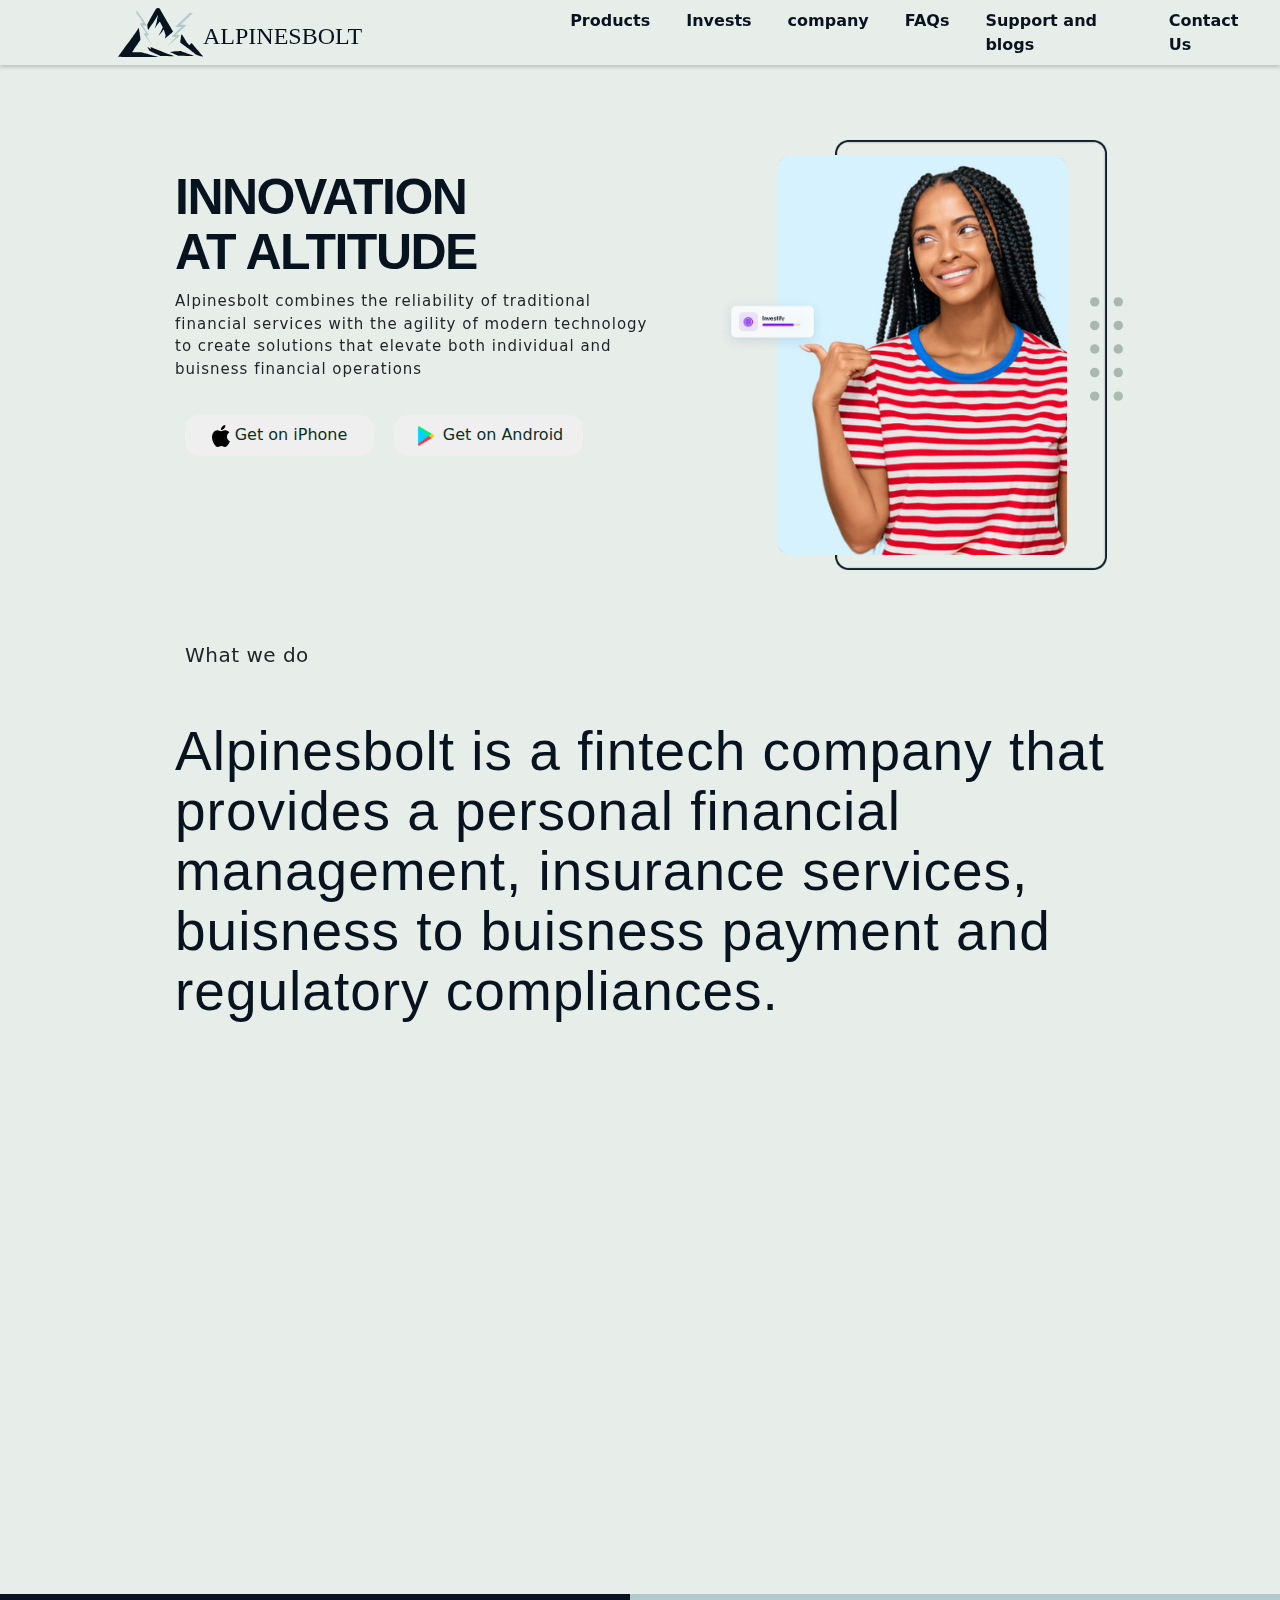
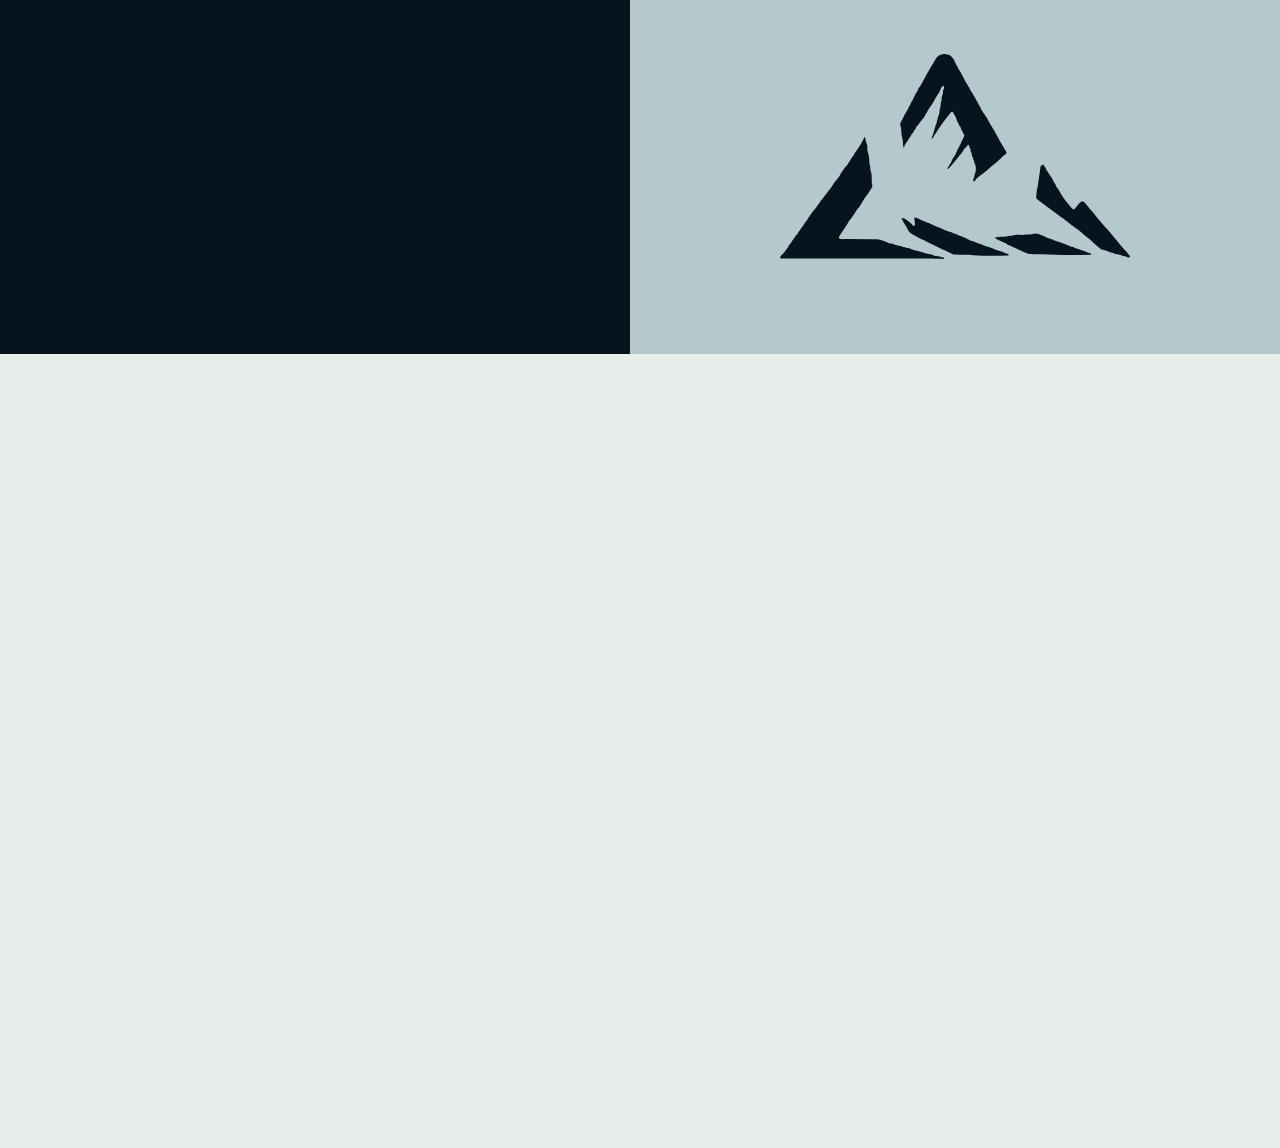
<file: index.html>
<!DOCTYPE html>
<html lang="en">
  <head>
    <meta charset="UTF-8" />
    <meta name="viewport" content="width=device-width, initial-scale=1.0" />
    <title>Alpinesbolt | Homepage</title>
    <link
      rel="stylesheet"
      type="text/css"
      href="/assets/bootstrap.min.css"
    />
    <link rel="stylesheet" href="/styles/custom/index.css" />
    <link
      rel="stylesheet"
      href="https://cdnjs.cloudflare.com/ajax/libs/font-awesome/4.7.0/css/font-awesome.min.css"
    />
    <link href="https://unpkg.com/aos@2.3.1/dist/aos.css" rel="stylesheet" />
    <style></style>
  </head>
  <body>
    <div class="main-wrapper">
      <div class="header"></div>

      <!--Section 2-->
      <section class="block2">
        <div class="block2-main gap-x">
          <div class="container block-2">
            <div class="right">
              <div class="block2-text">
                <h1
                  data-aos="fade-up"
                  data-aos-delay="200"
                  data-aos-duration="1000"
                  data-aos-easing="ease">
                INNOVATION
                </h1>
                <h1
                  data-aos="fade-up"
                  data-aos-delay="200"
                  data-aos-duration="1000"
                  data-aos-easing="ease">
                  AT ALTITUDE
                </h1>
                <p
                  data-aos="fade-up"
                  data-aos-delay="20"
                  data-aos-duration="300"
                  data-aos-easing="ease">
                  Alpinesbolt combines the reliability of traditional<br />
                  financial services with the agility of modern technology<br />
                  to create solutions that elevate both individual and <br />
                  buisness financial operations
                </p>
              </div>

              <div class="download-app">
                <button class="iphone">
                  <img src="/public/img/apple-icon.svg" alt="" />
                  <a class="" href="#">Get on iPhone</a>
                </button>
                <button class="Android">
                  <img src="/public/img/google-icon.svg" alt="" />
                  <a class="" href="#">Get on Android</a>
                </button>
              </div>
            </div>

            <div class="block2-img">
              <img src="/public/img/background.png" class="img1" 
                data-aos="fade-up"
                data-aos-delay="500"
                data-aos-offset="50"
                data-aos-duration="700"/>
              <img src="/public/img/alpineimg1.png" class="img2" 
                data-aos="fade-down-left"
                data-aos-delay="700"
                data-aos-offset="80"
                data-aos-duration="1000" />
              <img src="/public/img/investify.png" class="img3" 
                data-aos="fade-up"
                data-aos-delay="50"
                data-aos-offset="100"
                data-aos-duration="1000" />
              <svg
                class="dot undefined headerIcon b2-dot"
                width="33"
                height="108"
                viewBox="0 0 35 110"
                fill="none"
                xmlns="http://www.w3.org/2000/svg"
                data-aos="fade-up"
                data-aos-delay="50"
                data-aos-duration="1000"
              >
                <circle
                  cx="5"
                  cy="5"
                  r="5"
                  fill="#0b2f1f"
                  fill-opacity="0.28"
                ></circle>
                <circle
                  cx="5"
                  cy="30"
                  r="5"
                  fill="#0b2f1f"
                  fill-opacity="0.28"
                ></circle>
                <circle
                  cx="5"
                  cy="55"
                  r="5"
                  fill="#0b2f1f"
                  fill-opacity="0.28"
                ></circle>
                <circle
                  cx="5"
                  cy="80"
                  r="5"
                  fill="#0b2f1f"
                  fill-opacity="0.28"
                ></circle>
                <circle
                  cx="5"
                  cy="105"
                  r="5"
                  fill="#0b2f1f"
                  fill-opacity="0.28"
                ></circle>
                <circle
                  cx="30"
                  cy="5"
                  r="5"
                  fill="#0b2f1f"
                  fill-opacity="0.28"
                ></circle>
                <circle
                  cx="30"
                  cy="30"
                  r="5"
                  fill="#0b2f1f"
                  fill-opacity="0.28"
                ></circle>
                <circle
                  cx="30"
                  cy="55"
                  r="5"
                  fill="#0b2f1f"
                  fill-opacity="0.28"
                ></circle>
                <circle
                  cx="30"
                  cy="80"
                  r="5"
                  fill="#0b2f1f"
                  fill-opacity="0.28"
                ></circle>
                <circle
                  cx="30"
                  cy="105"
                  r="5"
                  fill="#024125"
                  fill-opacity="0.28"
                ></circle>
              </svg>
            </div>
          </div>
        </div>
      </section>

      <!-- what we do-->
      <section class="block3">
        <div class="block3-main">
          <div class="container block-3">
            <p 
              data-aos="fade-down-left"
              data-aos-delay="700"
              data-aos-offset="80"
              data-aos-duration="1000">
              What we do
            </p>
            <h1
              data-aos="fade-up"
                  data-aos-delay="200"
                  data-aos-duration="1000"
                  data-aos-easing="ease">
              Alpinesbolt is a fintech company that provides a personal
              financial management, insurance services, buisness to buisness
              payment and regulatory compliances.
            </h1>
          </div>
        </div>
      </section>

      <!-- Mission & Vision -->
      <section class="block4">
       <div class="container-lg my-3">
          <div class="row justify-content-between m-4 ">
            <div class="mission"
              data-aos="zoom-in"
              data-aos-delay="50"
              data-aos-offset="140"
              data-aos-duration="1000"
              data-aos-easing="ease-in-out">
              <h3>Mission</h3>
              <p>
                To elevate global financial services by 
                building technology solutions that reach
                new heights of efficiency, accessibility,
                and, intelligence, empowering everyone to achieve thier
                financial summit.
              </p>
            </div>
            <div class="vision"
              data-aos="zoom-in"
              data-aos-delay="50"
              data-aos-offset="140"
              data-aos-duration="1000"
              data-aos-easing="ease-in-out">
              <h3>Vision</h3>
              <p>
                To be the peak of financial innovation, creating an elevated
                ecosystem where financial services transcend traditional
                boundaries and eanble everyone to reach thier highest potential.
              </p>
            </div>
          </div>
        </div>
      </section>

      <!-- HERO-->

      <section class="block5">
        <div class="block4-main">
          <div class="block-5">
            <div class="content5">
              <div class="block5-text">
                <h1 
                  data-aos="fade-in"
                  data-aos-offset="160"
                  data-aos-delay="50"
                  data-aos-duration="2000"
                  data-aos-easing="ease-in-out">Innovation At Altitude</h1>
                <p 
                  data-aos="fade-in"
                  data-aos-offset="160"
                  data-aos-delay="50"
                  data-aos-duration="2000"
                  data-aos-easing="ease-in-out">
                  Pushing the boundaries of financial innovation, by <br />
                  leveraging artificial intelligence, blockchain, and
                  <br />cloud computing, to transform personal finance
                  management, <br />
                  insurance, regulatory compliance and B2B payments.
                </p>
              </div>
              <div class="subtitle5"
                data-aos="fade-right"
                data-aos-offset="160"
                data-aos-delay="50"
                data-aos-duration="1000"
                data-aos-easing="ease-in-out">
                <a class="link5" target="_blank" href="">
                  <svg
                    width="30"
                    height="33"
                    viewBox="0 0 33 33"
                    fill="none"
                    xmlns="http://www.w3.org/2000/svg"
                    
                  >
                    <circle
                      cx="16.2173"
                      cy="16.1587"
                      r="16.0254"
                      fill="white"
                    ></circle>
                    <path
                      d="M18.6211 10.5498L17.4913 11.6796L21.1611 15.3574L8.20461 15.3574L8.20461 16.96L21.1611 16.96L17.4833 20.6378L18.6211 21.7676L24.23 16.1587L18.6211 10.5498Z"
                      fill="#0B2F1F"
                    ></path>
                  </svg>
                  Meet ALPINESBOLT
                </a>
              </div>
            </div>

            <div class="block5-img">
              <img src="/public/logo2.svg" alt="ALPINESBOLT" />
            </div>
          </div>
        </div>
      </section>

      <div class="footer"
        data-aos="fade-up"
        data-aos-delay="200"
        data-aos-duration="1000"
        data-aos-easing="ease"></div>
    </div>
    <script src="https://unpkg.com/aos@2.3.1/dist/aos.js"></script>
    <script>
      AOS.init();
    </script>
    <script type="module" src="./scripts/index.js"></script>
    <script src="assets/jquery.min.js"></script>
	<script type="text/javascript" src="assets/popper.min.js"></script>
	<script src="assets/bootstrap.min.js"></script>
  </body>
</html>
</file>
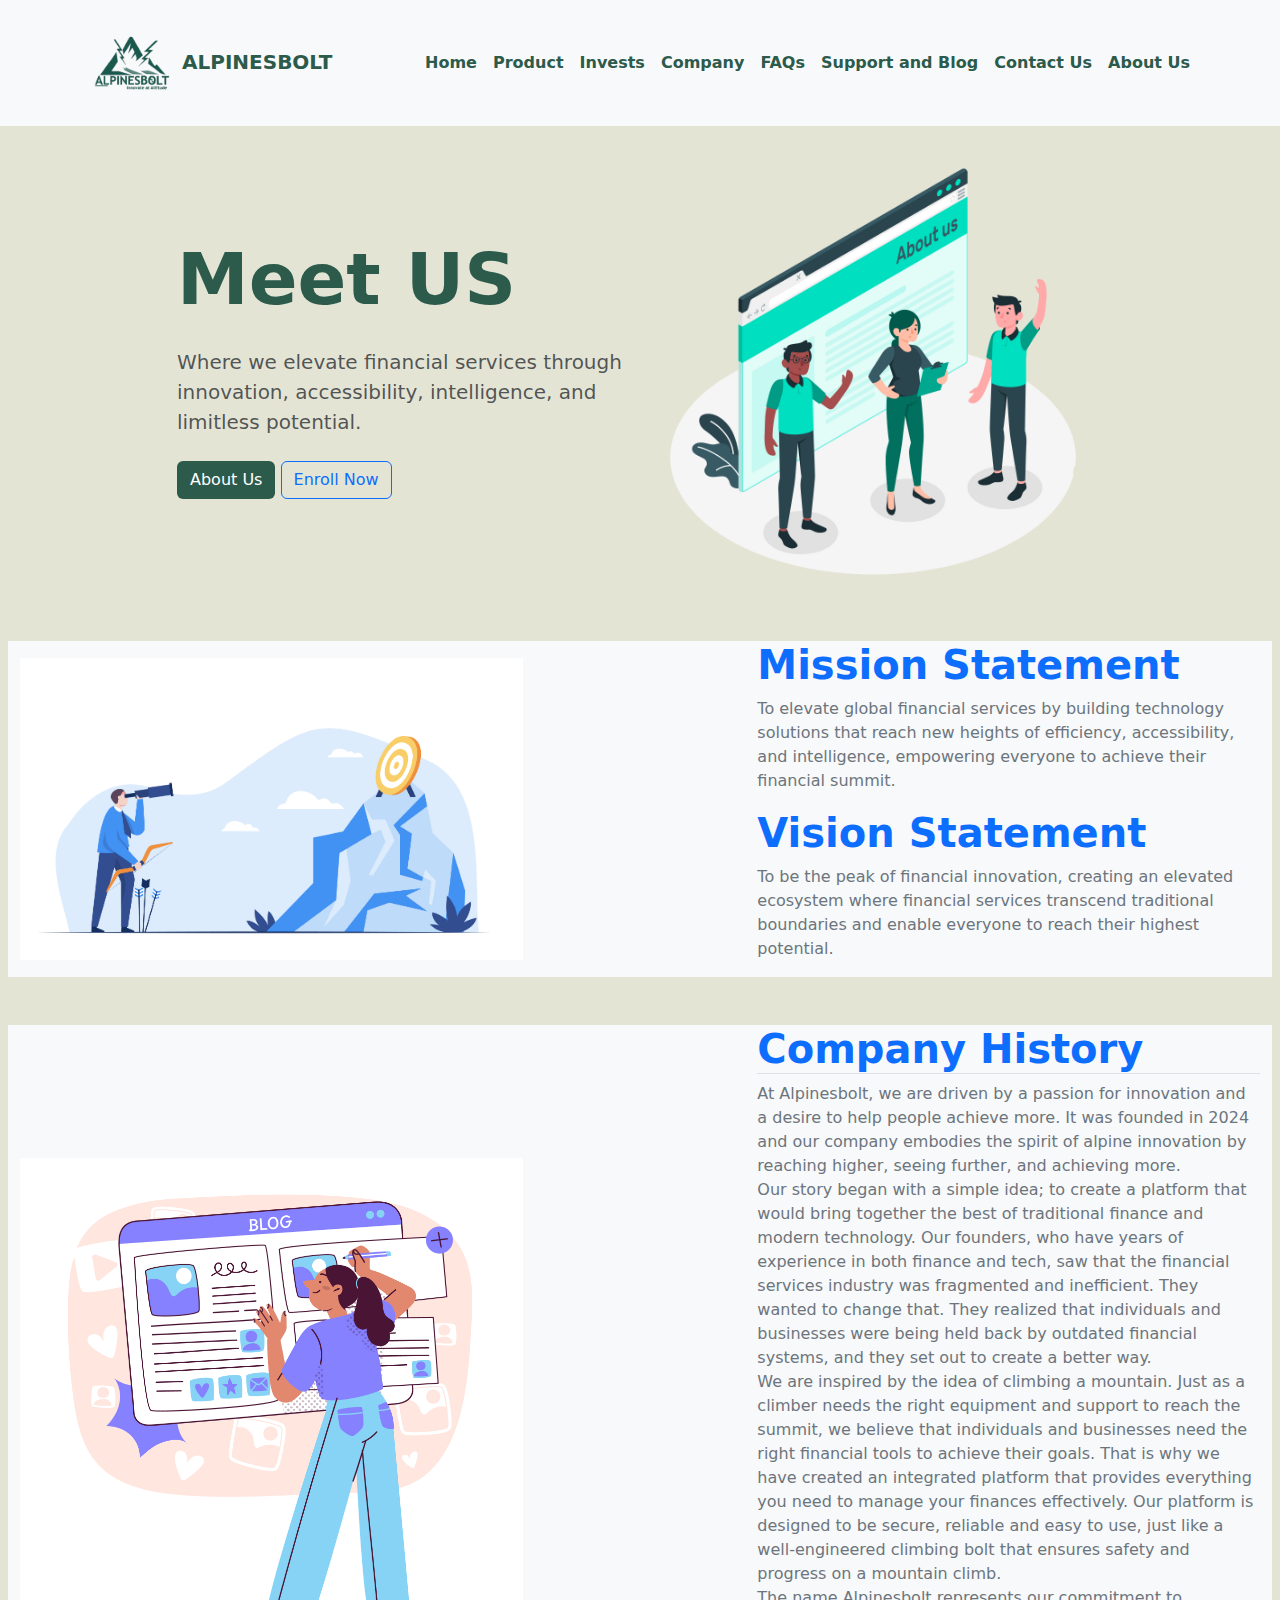
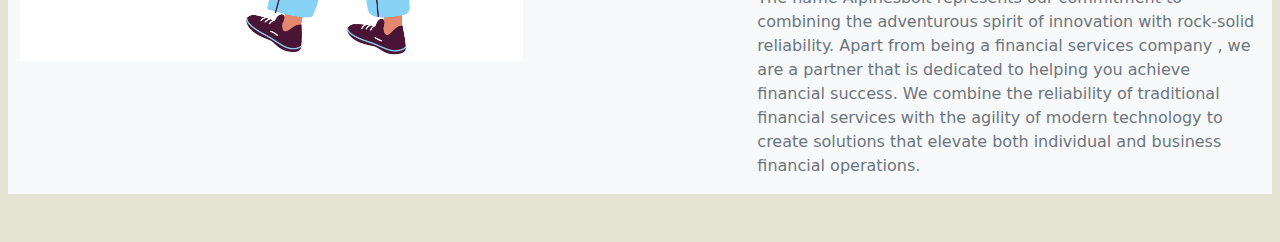
<file: about.html>
<!DOCTYPE html>
<html lang="en">
<head>
    <meta charset="UTF-8">
    <meta name="viewport" content="width=device-width, initial-scale=1.0">
    <title>Alpinesbolt</title>
    

    <link href="https://cdn.jsdelivr.net/npm/bootstrap@5.3.3/dist/css/bootstrap.min.css" rel="stylesheet" integrity="sha384-QWTKZyjpPEjISv5WaRU9OFeRpok6YctnYmDr5pNlyT2bRjXh0JMhjY6hW+ALEwIH" crossorigin="anonymous">

    
    <style>
        .text{
            color: rgb(44, 90, 75);
        }
        .nav-item.dropdown:hover .dropdown-menu {
            display: block;
        }
        .bco{
          background-color: rgb(44, 90, 75);
          color: white;
        }
        .h:hover{
          background-color: rgb(107, 230, 189);
          color: white;
          border: none;
        }
        body{
            font-family:PolySans, ui-sans-serif, system-ui, -apple-system, BlinkMacSystemFont, "Segoe UI", Roboto, "Helvetica Neue", Arial, "Noto Sans", sans-serif, "Apple Color Emoji", "Segoe UI Emoji", "Segoe UI Symbol", "Noto Color Emoji";
            margin: 0;
            padding: 0;
            background: #e2e2d3f1;
        }

    </style>
</head>
<body>
    <nav class="navbar navbar-expand-lg bg-body-tertiary">
        <div class="container-lg ">
          <a class="navbar-brand" href="#"><img src="./assets/img/alpinebolt.png" class="img-fluid" alt="" width="100"><span class="fw-bold d-none d-sm-inline-block d-lg-inline text">ALPINESBOLT</span></a>
          <button class="navbar-toggler" type="button" data-bs-toggle="collapse" data-bs-target="#navbarSupportedContent" aria-controls="navbarSupportedContent" aria-expanded="false" aria-label="Toggle navigation">
            <span class="navbar-toggler-icon"></span>
          </button>
          <div class="collapse navbar-collapse justify-content-end" id="navbarSupportedContent">
            <ul class="navbar-nav  mb-1 mb-lg-0">
                
              <li class="nav-item text">
                <a class="nav-link fw-bold text" aria-current="page" href="index.html">Home</a>
              </li>
              <li class="nav-item dropdown">
                <a class="nav-link fw-bold  text" href="#" role="button" >
                  Product
                </a>
                <ul class="dropdown-menu">
                  <li><a class="dropdown-item fw-bold text" href="#">Product 1</a></li>
                  <li><a class="dropdown-item fw-bold text" href="#">Product 2</a></li>
                  <li><a class="dropdown-item fw-bold text" href="#">Product 3</a></li>
                  <li><a class="dropdown-item fw-bold text" href="#">Product 4</a></li>
                  <li><a class="dropdown-item fw-bold text" href="#">Another action</a></li>
                </ul>
              </li>
              <li class="nav-item">
                <a class="nav-link text fw-bold" href="#">Invests</a>
              </li>
              <li class="nav-item">
                <a class="nav-link text fw-bold" href="#">Company</a>
              </li>
              <li class="nav-item">
                <a class="nav-link text fw-bold" href="#">FAQs</a>
              </li>
              <li class="nav-item">
                <a class="nav-link text fw-bold" href="#">Support and Blog</a>
              </li>
              <li class="nav-item">
                <a class="nav-link text fw-bold" href="#">Contact Us</a>
              </li>
              
              <li class="nav-item active">
                <a class="nav-link text fw-bold">About Us</a>
              </li>
            </ul>

          </div>
        </div>
      </nav>
      

      <!-- INtro -->
      <section id="intro">
        <div class="container-lg my-3">
            <div class="row justify-content-center align-items-center">
                <div class="col-md-5 text-center text-md-start">
                    <div class="display-2 fw-bolder text ">Meet US</div>
                    <p class="lead text-muted my-4 text ">Where we elevate financial services through innovation, accessibility, intelligence, and limitless potential.</p>
                    <div>
                        <a href="#" class="btn bco h">About Us</a>
                        <a class="btn btn-outline-primary h" href="#">Enroll Now</a>
                    </div>
                </div>
                <div class="col-md-5 text-center d-none d-md-block">
                    <img class="img-fluid" src="./assets/img/3026238.png" alt="logo" >
                </div>
            </div>
        </div>
    </section>

    <!-- about us -->
     <section>
      <div class=" my-5">
        <div class="row bg-light align-items-center justify-content-between mx-2">
          <div class="col-md-5 text-center">
            <img class="img-fluid" src="./assets/img/na_feb_25.jpg" alt="">
          </div>
          <div class="col-md-5 text-center text-md-start">
            <div>
              <h1 class="text-primary fw-bold">Mission Statement</h1>
              <p class="text-secondary">To elevate global financial services by building
                technology solutions that reach new heights of
                efficiency, accessibility, and intelligence,
                empowering everyone to achieve their financial
                summit.</p>
            </div>
            <div>
              <h1 class="text-primary fw-bold">Vision Statement</h1>
              <p class="text-secondary">To be the peak of financial innovation, creating
                an elevated ecosystem where financial services
                transcend traditional boundaries and enable
                everyone to reach their highest potential.</p>
            </div>
            
          </div>
        </div>
      </div>
     </section>

    <!-- History -->
     <section>
      <div class=" my-5">
        <div class="row bg-light align-items-center justify-content-between mx-2">
          <div class="col-md-5 text-center">
            <img class="img-fluid" src="./assets/img/11242056.jpg" alt="">
          </div>
          <div class="col-md-5 text-center text-md-start">
            <div>
              <h1 class="text-primary fw-bold border-bottom ">Company History</h1>
              <p class="text-secondary">At Alpinesbolt, we are driven by a passion for innovation and a desire to help people achieve more. It was founded in 2024 and our company embodies the spirit of alpine innovation by reaching higher, seeing further, and achieving more.
                <br>
                Our story began with a simple idea; to create a platform that would bring together the best of traditional finance and modern technology. Our founders, who have years of experience in both finance and tech, saw that the financial services industry was fragmented and inefficient. They wanted to change that. They realized that individuals and businesses were being held back by outdated financial systems, and they set out to create a better way.
                <br>
                We are inspired by the idea of climbing a mountain. Just as a climber needs the right equipment and support to reach the summit, we believe that individuals and businesses need the right financial tools to achieve their goals. That is why we have created an integrated platform that provides everything you need to manage your finances effectively. Our platform is designed to be secure, reliable and easy to use, just like a well-engineered climbing bolt that ensures safety and progress on a mountain climb.
                <br>
                The name Alpinesbolt represents our commitment to combining the adventurous spirit of innovation with rock-solid reliability. Apart from being a financial services company , we are a partner that is dedicated to helping you achieve financial success. We combine the reliability of traditional financial services with the agility of modern technology to create solutions that elevate both individual and business financial operations.</p>
            </div>
            
            
          </div>
        </div>
      </div>
     </section>
   

        <section class="block2">
    <script src="https://cdn.jsdelivr.net/npm/bootstrap@5.3.3/dist/js/bootstrap.bundle.min.js" ></script>    
</body>
</html>
</file>
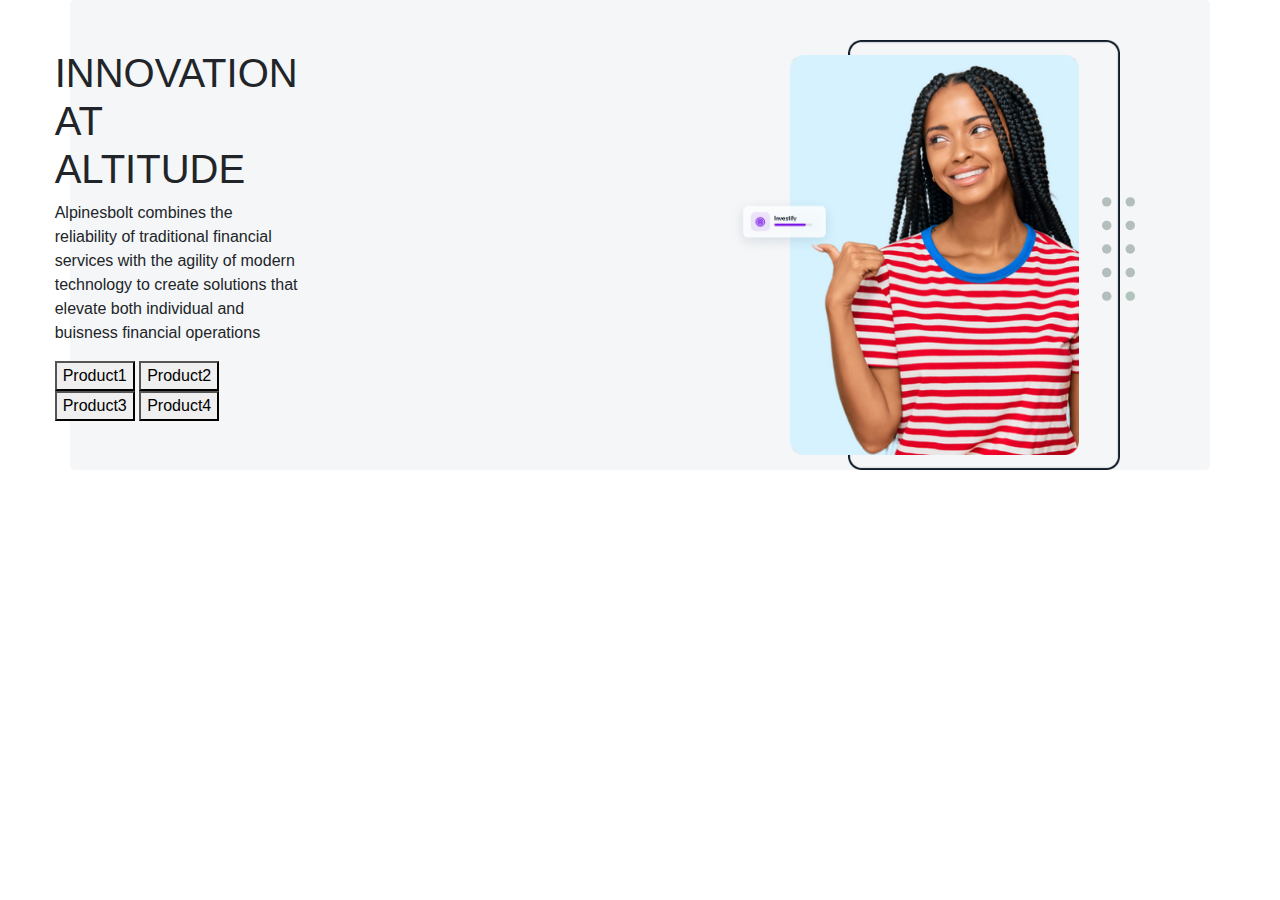
<file: block2.html>
<!DOCTYPE html>
<html lang="en">
<head>
    <meta charset="UTF-8">
    <meta name="viewport" content="width=device-width, initial-scale=1.0">
    <title>Document</title>
    <link rel="stylesheet" type="text/css" href="assets/bootstrap.min.css">
    <link rel="stylesheet" href="block2.css">
    <link rel="stylesheet" href="https://cdnjs.cloudflare.com/ajax/libs/font-awesome/4.7.0/css/font-awesome.min.css">
</head>
<body>
    <section class="block2">
        <div class="block2-main gap-x">
            <div class="container block-2">
                <div class="block2-text">
                    <h1>INNOVATION AT ALTITUDE</h1>
                    <P>Alpinesbolt combines the reliability of traditional financial services with the agility
                        of modern technology to create solutions that elevate both individual and buisness financial 
                        operations
                    </P>
                    <div class="block2-btn">
                        <div>
                            <button class="">Product1</button>
                            <button class="">Product2</button>
                        </div>
                        <div>
                            <button class="">Product3</button>
                            <button class="">Product4</button>
                        </div>
                    </div>
                </div>
                <div class="block2-img">
                    <img src="background.png" class="img1">
                    <img src="alpineimg1.png" class="img2">
                    <img src="investify.png" class="img3">
                    <svg class="dot undefined headerIcon b2-dot" width="33" height="108" viewBox="0 0 35 110" fill="none" xmlns="http://www.w3.org/2000/svg">
                        <circle cx="5" cy="5" r="5" fill="#0b2f1f" fill-opacity="0.28"></circle>
                        <circle cx="5" cy="30" r="5" fill="#0b2f1f" fill-opacity="0.28"></circle>
                        <circle cx="5" cy="55" r="5" fill="#0b2f1f" fill-opacity="0.28"></circle>
                        <circle cx="5" cy="80" r="5" fill="#0b2f1f" fill-opacity="0.28"></circle>
                        <circle cx="5" cy="105" r="5" fill="#0b2f1f" fill-opacity="0.28"></circle>
                        <circle cx="30" cy="5" r="5" fill="#0b2f1f" fill-opacity="0.28"></circle>
                        <circle cx="30" cy="30" r="5" fill="#0b2f1f" fill-opacity="0.28"></circle>
                        <circle cx="30" cy="55" r="5" fill="#0b2f1f" fill-opacity="0.28"></circle>
                        <circle cx="30" cy="80" r="5" fill="#0b2f1f" fill-opacity="0.28"></circle>
                        <circle cx="30" cy="105" r="5" fill="#024125" fill-opacity="0.28"></circle>
                    </svg>
                </div>
            </div>
        </div>
    </section>
</body>
</html>
</file>
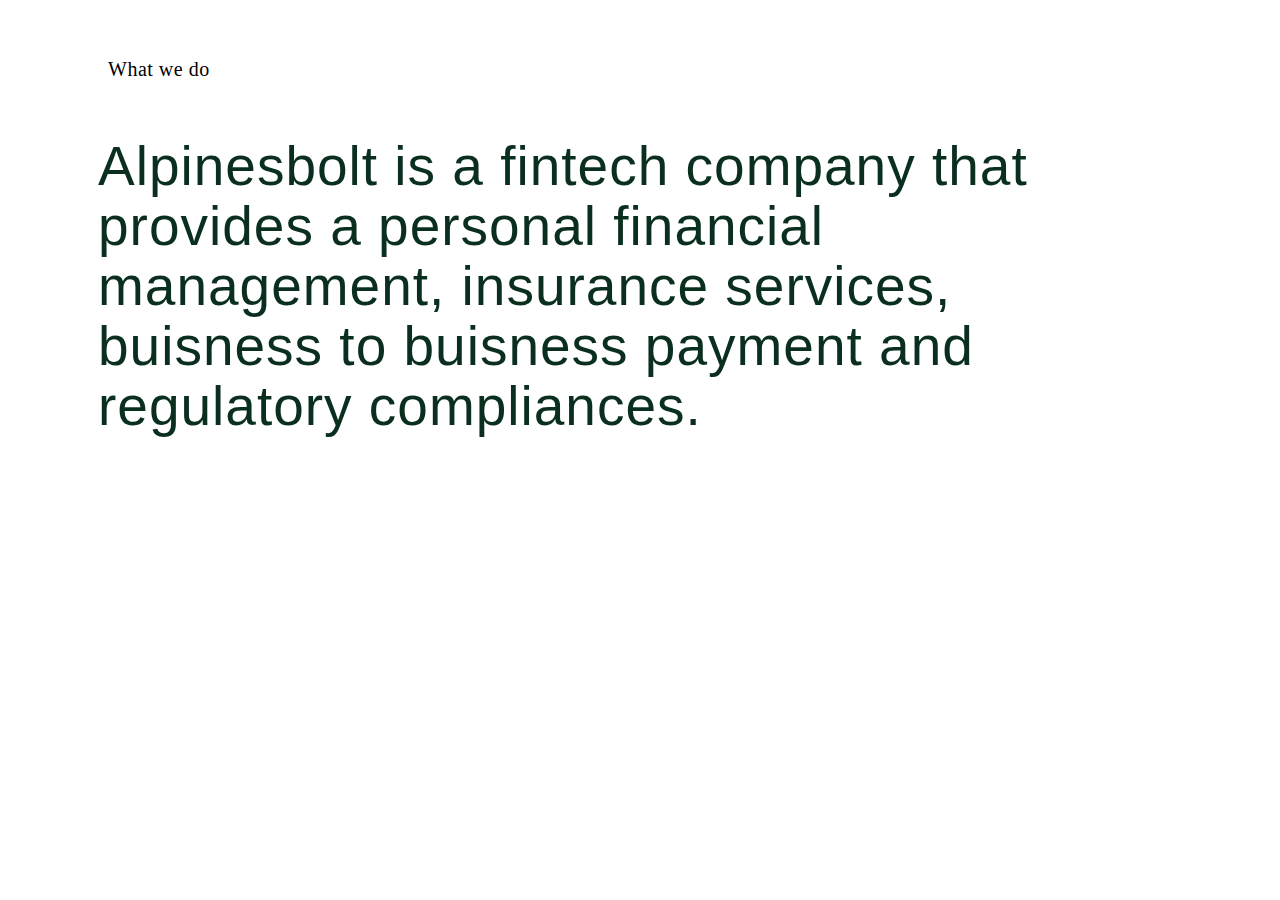
<file: block3.html>
<!DOCTYPE html>
<html lang="en">
<head>
    <meta charset="UTF-8">
    <meta name="viewport" content="width=device-width, initial-scale=1.0">
    <title>block2</title>
    <link rel="stylesheet" href="block3.css">
</head>
<body>
    <section class="block3">
        <div class="block3-main gap-x">
            <div class="container block-3">
                
                <p>What we do</p>
                <h1>Alpinesbolt is a fintech company that provides a personal
                    financial management, insurance services, buisness to buisness
                    payment and regulatory compliances.
                </h1>
            </div>
        </div>
    </section>
</body>
</html>
</file>
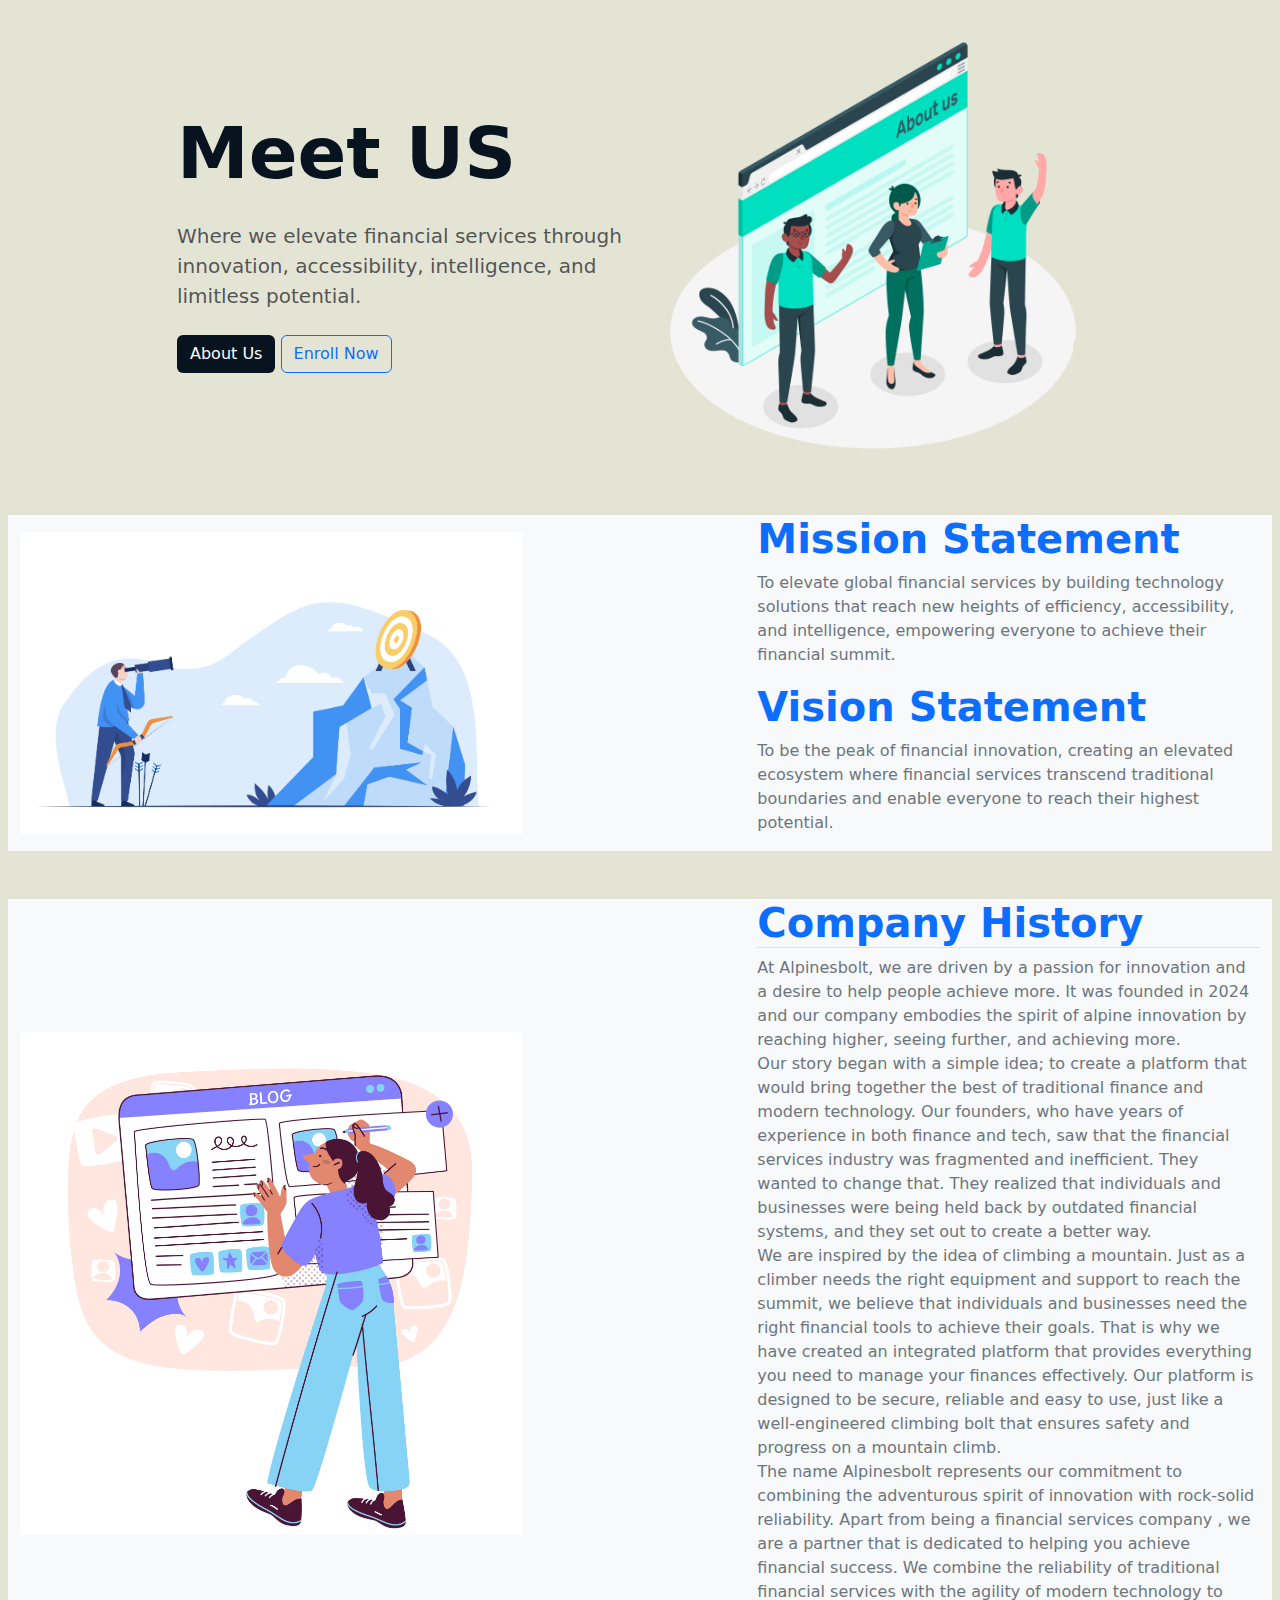
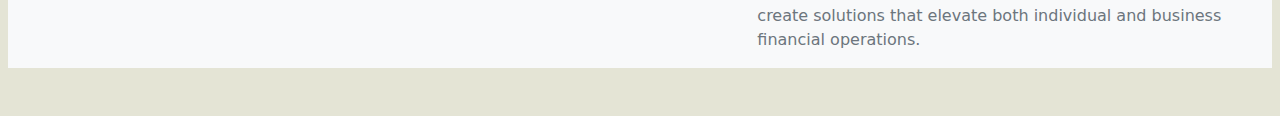
<file: src/about.html>
<!DOCTYPE html>
<html lang="en">
  <head>
    <meta charset="UTF-8" />
    <meta name="viewport" content="width=device-width, initial-scale=1.0" />
    <title>Alpinesbolt</title>
    <link rel="stylesheet" href="/styles/bootstrap/css/bootstrap.css" />

    <style>
      @import url("/styles/custom/colors.css");
      .text {
        color: var(--primary-color);
      }
      .nav-item.dropdown:hover .dropdown-menu {
        display: block;
      }
      .bco {
        background-color: var(--primary-color);
        color: white;
      }
      .h:hover {
        background-color: var(--primary-color);
        color: white;
        border: none;
      }
      body {
        font-family: PolySans, ui-sans-serif, system-ui, -apple-system,
          BlinkMacSystemFont, "Segoe UI", Roboto, "Helvetica Neue", Arial,
          "Noto Sans", sans-serif, "Apple Color Emoji", "Segoe UI Emoji",
          "Segoe UI Symbol", "Noto Color Emoji";
        margin: 0;
        padding: 0;
        background: #e2e2d3f1;
      }
    </style>
  </head>
  <body>
    <div class="headers"></div>

    <!-- INtro -->
    <section id="intro">
      <div class="container-lg my-3">
        <div class="row justify-content-center align-items-center">
          <div class="col-md-5 text-center text-md-start">
            <div class="display-2 fw-bolder text">Meet US</div>
            <p class="lead text-muted my-4 text">
              Where we elevate financial services through innovation,
              accessibility, intelligence, and limitless potential.
            </p>
            <div>
              <a href="#" class="btn bco h">About Us</a>
              <a class="btn btn-outline-primary h" href="#">Enroll Now</a>
            </div>
          </div>
          <div class="col-md-5 text-center d-none d-md-block">
            <img class="img-fluid" src="../public//img/3026238.png" alt="logo" />
          </div>
        </div>
      </div>
    </section>

    <!-- about us -->
    <section>
      <div class="my-5">
        <div
          class="row bg-light align-items-center justify-content-between mx-2"
        >
          <div class="col-md-5 text-center">
            <img class="img-fluid" src="../public/img/na_feb_25.jpg" alt="" />
          </div>
          <div class="col-md-5 text-center text-md-start">
            <div>
              <h1 class="text-primary fw-bold">Mission Statement</h1>
              <p class="text-secondary">
                To elevate global financial services by building technology
                solutions that reach new heights of efficiency, accessibility,
                and intelligence, empowering everyone to achieve their financial
                summit.
              </p>
            </div>
            <div>
              <h1 class="text-primary fw-bold">Vision Statement</h1>
              <p class="text-secondary">
                To be the peak of financial innovation, creating an elevated
                ecosystem where financial services transcend traditional
                boundaries and enable everyone to reach their highest potential.
              </p>
            </div>
          </div>
        </div>
      </div>
    </section>

    <!-- History -->
    <section>
      <div class="my-5">
        <div
          class="row bg-light align-items-center justify-content-between mx-2"
        >
          <div class="col-md-5 text-center">
            <img class="img-fluid" src="../public/img/11242056.jpg" alt="" />
          </div>
          <div class="col-md-5 text-center text-md-start">
            <div>
              <h1 class="text-primary fw-bold border-bottom">
                Company History
              </h1>
              <p class="text-secondary">
                At Alpinesbolt, we are driven by a passion for innovation and a
                desire to help people achieve more. It was founded in 2024 and
                our company embodies the spirit of alpine innovation by reaching
                higher, seeing further, and achieving more.
                <br />
                Our story began with a simple idea; to create a platform that
                would bring together the best of traditional finance and modern
                technology. Our founders, who have years of experience in both
                finance and tech, saw that the financial services industry was
                fragmented and inefficient. They wanted to change that. They
                realized that individuals and businesses were being held back by
                outdated financial systems, and they set out to create a better
                way.
                <br />
                We are inspired by the idea of climbing a mountain. Just as a
                climber needs the right equipment and support to reach the
                summit, we believe that individuals and businesses need the
                right financial tools to achieve their goals. That is why we
                have created an integrated platform that provides everything you
                need to manage your finances effectively. Our platform is
                designed to be secure, reliable and easy to use, just like a
                well-engineered climbing bolt that ensures safety and progress
                on a mountain climb.
                <br />
                The name Alpinesbolt represents our commitment to combining the
                adventurous spirit of innovation with rock-solid reliability.
                Apart from being a financial services company , we are a partner
                that is dedicated to helping you achieve financial success. We
                combine the reliability of traditional financial services with
                the agility of modern technology to create solutions that
                elevate both individual and business financial operations.
              </p>
            </div>
          </div>
        </div>
      </div>
    </section>

    <div class="footers"></div>

    
    <script type="module" src=""></script>
    <script src="https://cdn.jsdelivr.net/npm/bootstrap@5.3.3/dist/js/bootstrap.bundle.min.js"></script>
  </body>
</html>
</file>
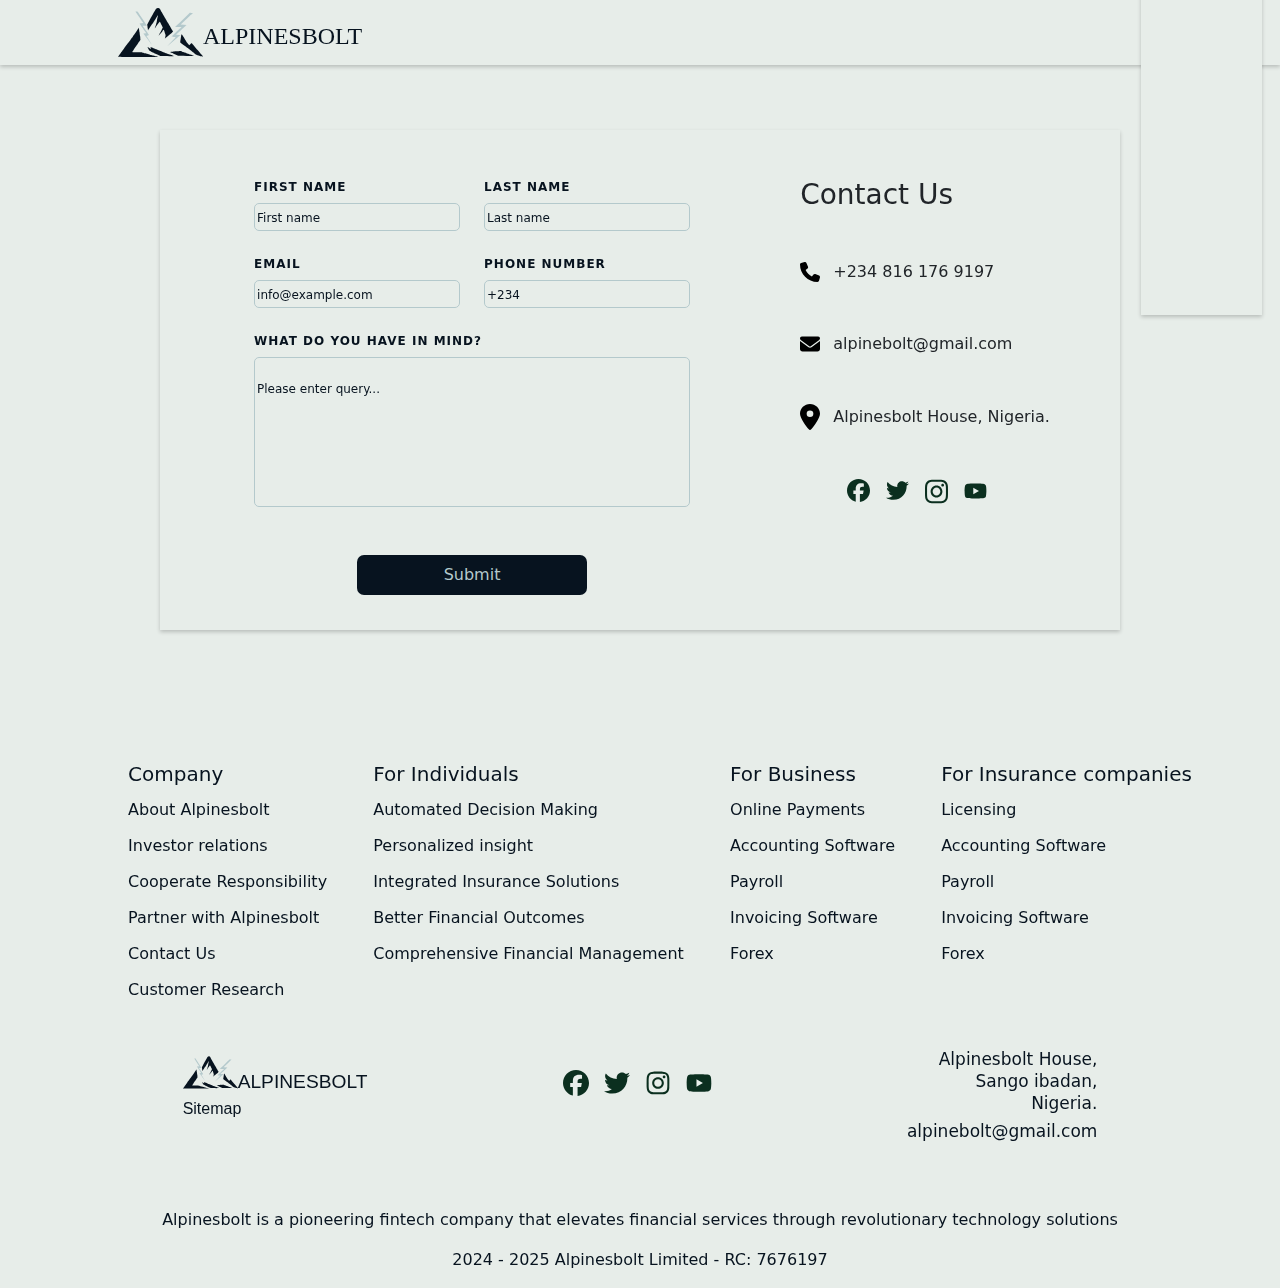
<file: src/contactus.html>
<!DOCTYPE html>
<html lang="en">
  <head>
    <meta charset="UTF-8" />
    <meta name="viewport" content="width=device-width, initial-scale=1.0" />
    <meta name="format-detection" content="telephone=no">
    <title>Alpinesbolt | Contact Us</title>
    <link
      rel="stylesheet"
      type="text/css"
      href="../assets/bootstrap.min.css"
    />
    <link rel="stylesheet" href="../styles/custom/index.css" />
    <link rel="stylesheet" href="../styles/custom/contact.css" />
    <link href="https://unpkg.com/aos@2.3.1/dist/aos.css" rel="stylesheet" />
    <style></style>
  </head>
  <body>
    <div class="main-wrapper"> 
        <div class="header"></div>
        <section class="contactUs">
            <div class="container contact w-75 mt-5 d-flex justify-content-around">
                <form class="contact-details ">
                    <div class="contact-name d-flex mt-5" 
                    data-aos="fade-up"
                    data-aos-delay="200"
                    data-aos-duration="1000"
                    data-aos-easing="ease">
                        <div class="firstName mx-4">
                            <p>FIRST NAME</p>
                            <input type="text" placeholder="First name" name="firstname">
                        </div>
                        <div class="lastName">
                            <p>LAST NAME</p>
                            <input type="text" placeholder="Last name" name="lastname">
                        </div>
                    </div>
                    <div class="contact-mail d-flex mt-4"
                    data-aos="fade-up"
                    data-aos-delay="200"
                    data-aos-duration="1000"
                    data-aos-easing="ease">
                        <div class="mail mx-4">
                            <p>EMAIL</p>
                            <input type="email" placeholder="info@example.com">
                        </div>
                        <div class="phone">
                            <p>PHONE NUMBER</p>
                            <input type="text" placeholder="+234" name="number">
                        </div>
                    </div>
                    <div class="contact-opinion mt-4 ml-4" 
                    data-aos="fade-up"
                    data-aos-delay="200"
                    data-aos-duration="1000"
                    data-aos-easing="ease">
                        <p>WHAT DO YOU HAVE IN MIND?</p>
                        <input class="w-100" type="text" placeholder="Please enter query...">
                    </div>
                    <div class="submit d-flex mt-5 justify-content-center"
                    data-aos="zoom-in"
                    data-aos-delay="50"
                    data-aos-offset="140"
                    data-aos-duration="1000"
                    data-aos-easing="ease-in-out">
                        <button type="submit" class="ml-4 w-50 button">Submit</button>
                    </div>   
                </form>

                <div class="contact-address">
                    
                    <div class="address-text" 
                    data-aos="fade-up"
                    data-aos-delay="200"
                    data-aos-duration="1000"
                    data-aos-easing="ease">
                        <h3 class="mt-5">Contact Us</h3>
                    </div>
                    <div class="alpine-call mt-5"
                    data-aos="fade-up"
                    data-aos-delay="200"
                    data-aos-duration="1000"
                    data-aos-easing="ease">
                        <img class="mr-2" src="../fontawesome-free-6.7.2-desktop/svgs/solid/phone.svg" style="width: 20px;">
                        <span>+234 816 176 9197</span>
                    </div>
                    <div class="alpine-mail mt-5"
                    data-aos="fade-up"
                    data-aos-delay="200"
                    data-aos-duration="1000"
                    data-aos-easing="ease">
                        <img class="mr-2" src="../fontawesome-free-6.7.2-desktop/svgs/solid/envelope.svg" style="width: 20px;">
                        <span>alpinebolt@gmail.com</span>
                    </div>
                    <div class="alpine-house mt-5"
                    data-aos="fade-up"
                    data-aos-delay="200"
                    data-aos-duration="1000"
                    data-aos-easing="ease">
                        <img class="mr-2" src="../fontawesome-free-6.7.2-desktop/svgs/solid/location-dot.svg" style="width: 20px;">
                        <span>Alpinesbolt House, Nigeria.</span>
                    </div>
                    <div class="social d-flex justify-content-center mt-5">
                        <a href="" target="_blank" class="mr-3"
                        data-aos="fade-right"
                        data-aos-offset="160"
                        data-aos-delay="50"
                        data-aos-duration="1000"
                        data-aos-easing="ease-in-out">
                            <img style="width: 23px;" src="/fontawesome-free-6.7.2-desktop/svgs/brands/facebook.svg" alt="Facebook" style="width: 20px;">
                        </a>
                        <a href="" target="_blank" class="mr-3"
                        data-aos="fade-right"
                        data-aos-offset="160"
                        data-aos-delay="50"
                        data-aos-duration="1000"
                        data-aos-easing="ease-in-out">
                            <img style="width: 23px;" src="/fontawesome-free-6.7.2-desktop/svgs/brands/twitter.svg" alt="twitter" style="width: 20px;">
                        </a>
                        <a href="" target="_blank" class="mr-3"
                        data-aos="fade-right"
                        data-aos-offset="160"
                        data-aos-delay="50"
                        data-aos-duration="1000"
                        data-aos-easing="ease-in-out">
                            <img style="width: 23px;" src="/fontawesome-free-6.7.2-desktop/svgs/brands/instagram.svg" alt="instagram" style="width: 20px;">
                        </a>
                        <a href="" target="_blank" class="mr-3"
                        data-aos="fade-right"
                        data-aos-offset="160"
                        data-aos-delay="50"
                        data-aos-duration="1000"
                        data-aos-easing="ease-in-out">
                            <img style="width: 23px;" src="/fontawesome-free-6.7.2-desktop/svgs/brands/youtube.svg" alt="youtube" style="width: 20px;">
                        </a>
                    </div>
                </div>
            </div>
        </section>
        <div class="footer"
        data-aos="fade-up"
        data-aos-delay="200"
        data-aos-duration="1000"
        data-aos-easing="ease"
        ></div>
    </div>

    <script src="https://unpkg.com/aos@2.3.1/dist/aos.js"></script>
    <script>
      AOS.init();
    </script>
    <script type="module" src="../scripts/index.js"></script>
    <script src="../assets/jquery.min.js"></script>
    <script type="text/javascript" src="../assets/popper.min.js"></script>
    <script src="../assets/bootstrap.min.js"></script>
    </body>
</html>
</file>
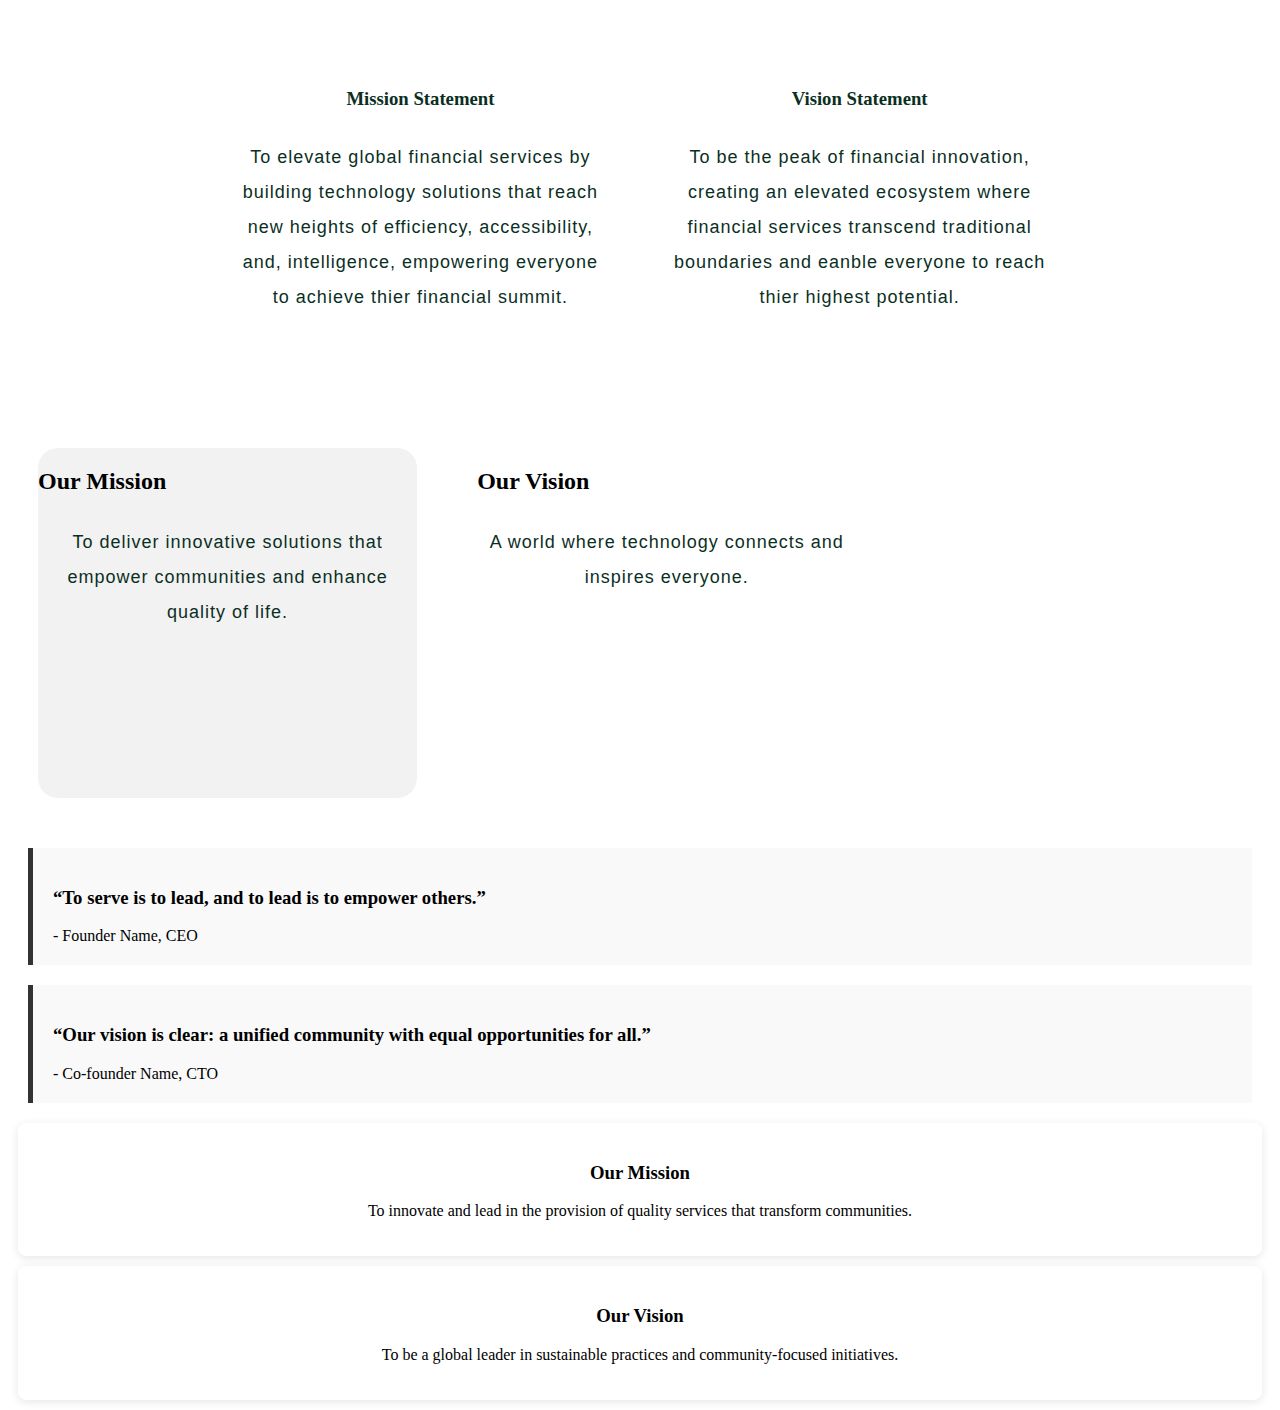
<file: tests/block4.html>
<!DOCTYPE html>
<html lang="en">
<head>
    <meta charset="UTF-8">
    <meta name="viewport" content="width=device-width, initial-scale=1.0">
    <title>Mission and Vision</title>
    <link rel="stylesheet" href="block4.css">
</head>
<body>
    <section class="block4">
        <div class="block4-main gap-x">
            <div class="conatiner block-4">
                <div class="mission">
                    <h3>Mission Statement</h3>
                    <p>To elevate global financial services
                        by <br> building technology solutions that 
                        reach <br> new heights of efficiency, accessibility,<br>
                        and, intelligence, empowering everyone <br>to achieve thier
                        financial summit.
                    </p>
                </div>
                <div class="vision">
                    <h3>Vision Statement</h3>
                    <p>
                        To be the peak of financial innovation,
                        creating an elevated ecosystem where financial services 
                        transcend traditional boundaries and eanble everyone to
                        reach thier highest potential.
                    </p>
                </div>
            </div>
        </div>
    </section>

    <section class="mission-vision" style="display: flex; flex-direction: row;">
        <div class="mission" style="background-color: #f2f2f2;">
            <h2>Our Mission</h2>
            <p>To deliver innovative solutions that empower communities and enhance quality of life.</p>
        </div>
        
        <div class="vision" style="background-color: #ffffff;">
            <h2>Our Vision</h2>
            <p>A world where technology connects and inspires everyone.</p>
        </div>
    </section>

    <section class="mission-vision-quotes">
        <blockquote>
            <h3>“To serve is to lead, and to lead is to empower others.”</h3>
            <footer>- Founder Name, CEO</footer>
        </blockquote>
        <blockquote>
            <h3>“Our vision is clear: a unified community with equal opportunities for all.”</h3>
            <footer>- Co-founder Name, CTO</footer>
        </blockquote>
    </section>
    <section class="mission-vision-cards">
        <div class="card">
            <h3>Our Mission</h3>
            <p>To innovate and lead in the provision of quality services that transform communities.</p>
        </div>
        <div class="card">
            <h3>Our Vision</h3>
            <p>To be a global leader in sustainable practices and community-focused initiatives.</p>
        </div>
    </section>
</body>
</html>
</file>
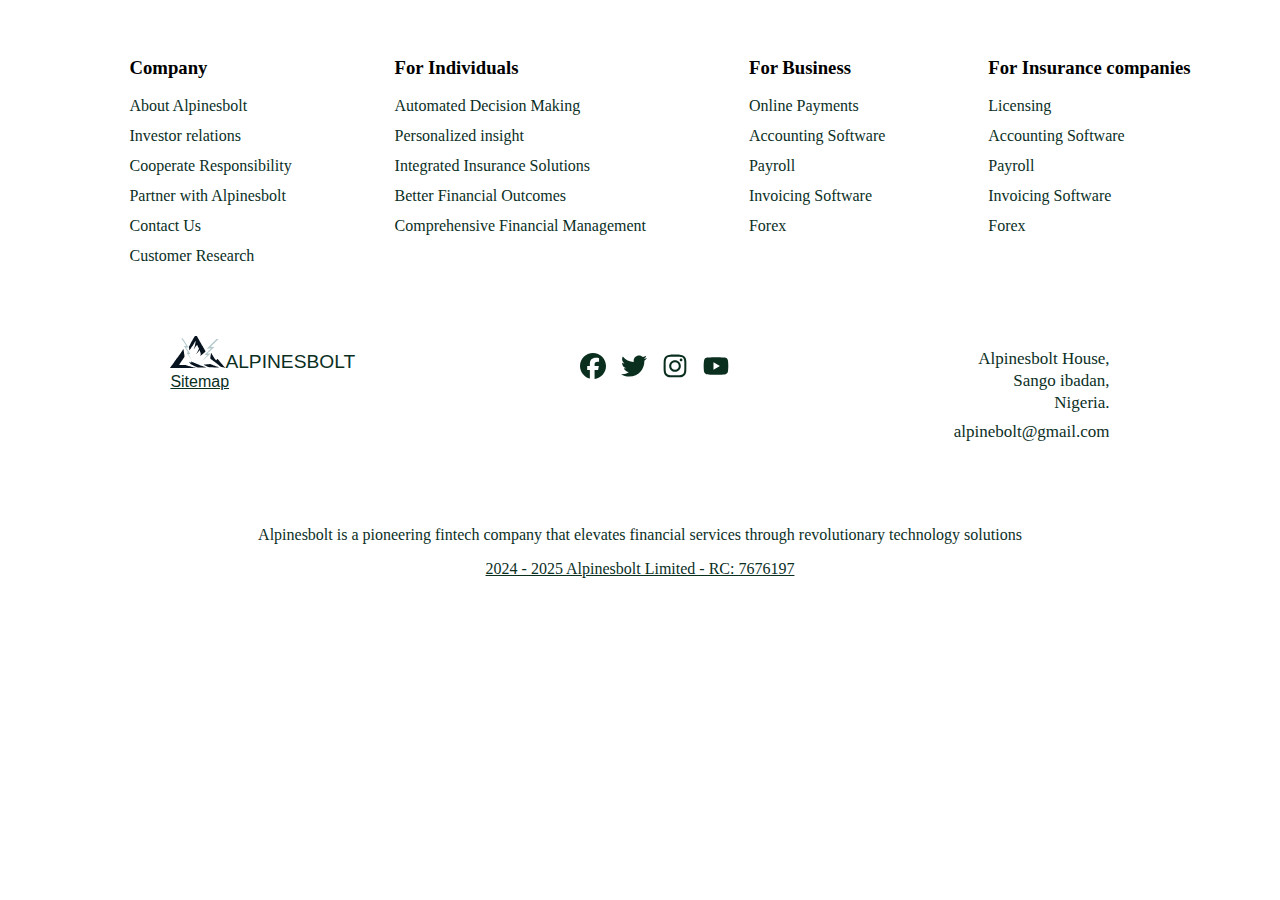
<file: tests/footer.html>
<!DOCTYPE html>
<html lang="en">
<head>
    <meta charset="UTF-8">
    <meta name="viewport" content="width=device-width, initial-scale=1.0">
    <link href="footer.css" rel="stylesheet">
    <title>Footer</title>
</head>
<body>
    <div class="footer"></div>

    <script type="module" src="/scripts/index.js"></script>
</body>
</html>
</file>
<file: styles/custom/index.css>
@import "./colors.css";

body {
  font-family: PolySans, ui-sans-serif, system-ui, -apple-system,
    BlinkMacSystemFont, "Segoe UI", Roboto, "Helvetica Neue", Arial, "Noto Sans",
    sans-serif, "Apple Color Emoji", "Segoe UI Emoji", "Segoe UI Symbol",
    "Noto Color Emoji";
  margin: 0;
  padding: 0;
  background: var(--tertiary-color);
}
.gap-x {
  padding: 0 50px;
}

.nav-link {
  color: var(--primary-color);
  margin-left: 20px;
  font-weight: bold;
}

.navbar-nav {
  margin-left: 180px;
}
.header-wrapper {
  position: fixed;
  width: 100%;
  top: 0;
  z-index: 1;
  background: var(--tertiary-color);
}
.header {
  display: flex;

  align-items: center;

  /* width: 100%; */
  background: var(--tertiary-color);
}

.navbar {
  height: 65px;
  position: absolute;
  background-color: var(--tertiary-color);
  top: 0;
  left: 0;
  right: -0;
  padding: 18px;
  box-shadow: 0 2px 4px 0 rgba(0, 0, 0, 0.2);
}
/* .ml-auto{
    /*margin-right: 60px;*/

.logo {
  margin-left: 100px;
  display: flex;
  flex-direction: row;
}
.nav {
  background-color: var(--tertiary-color);
  justify-content: space-between;
}

.hamburger {
  position: relative;
  height: 24px;
  width: 24px;
}

.hamburger-top,
.hamburger-middle,
.hamburger-bottom {
  position: absolute;
  height: 4px;
  width: 24px;
  background-color: var(--primary-color);
}

.hamburger-middle {
  transform: translateY(7px);
}

.hamburger-bottom {
  transform: translateY(14px);
}

.logo img {
  width: 85px;
}
.Alpine {
  color: var(--primary-color);
  margin-top: 10px;
  font-size: 1.5rem;
  font-family: Cambria, Cochin, Georgia, Times, "Times New Roman", serif;
  text-decoration: none;
}

/* nav sub items styling */
.product {
  opacity: 0;
  /*display: none;*/
  z-index: 1;
  position: absolute;
  -webkit-transition: all 500ms ease-in-out;
  -moz-transition: all 500ms ease-in-out;
  -ms-transition: all 500ms ease-in-out;
  -o-transition: all 500ms ease-in-out;
  transition: all 400ms ease-in-out;
  margin-top: 15px;
  width: 180px;
  height: 180px;
  display: flex;
  flex-direction: column;
  align-items: left;
  background-color: var(--tertiary-color);
  box-shadow: 0 2px 4px 0 rgba(0, 0, 0, 0.2);
}

.hov:hover + .product,
.product:hover {
  opacity: 1;
  /*display: block;*/
}

.nav-item {
  position: relative;
}

.product a {
  padding: 10px;
  padding-left: 25px;
  color: var(--primary-color);
  font-weight: 400;
  font-family: "Times New Roman", Times, serif;
}

@media only screen and (max-width:960px) {
  .logo img{
    width: 70px;
  }
  .Alpine{
    margin-top: 5px;
    text-decoration: none;
  }
  .logo{
    margin-top: -10px;
    margin-left: 30px;
  }
  
  .navbar-nav{
    transition: all 0.5s ease;
    margin-left: 0px;
    width: auto;
    margin-top: 15.5px;
    background: var(--tertiary-color);
    padding: 30px 0;
  }

  .nav-item a{
    text-align: center;
    letter-spacing: 1px;
    font-weight: 600;
    font-size: 15px;
    padding-block: 10px;
    font-family: 'Trebuchet MS', 'Lucida Sans Unicode', 'Lucida Grande', 'Lucida Sans', Arial, sans-serif;
  }

  .product {
    opacity: 0;
    /*display: none;*/
  
    z-index: 1;
    margin-top: -30px;
    width: 180px;
    height: 200px;
    display: flex;
    flex-direction: column;
    margin-left: 400px;
    
    background-color: var(--tertiary-color);
    box-shadow: 0 4px 6px 0 rgba(0, 0, 0, 0.2);
  }

  .navbar-toggler,
  .navbar-toggler:focus,
  .navbar-toggler:active,
  .navbar-toggler-icon:focus{
    outline: none;
    border: none;
    box-shadow: none;
  }
}

/* section 2 styling */

.block-2 {
  display: flex;
  flex-direction: row;
  position: relative;
  top: 100px;
}
.right {
  display: flex;
  flex-direction: column;
  justify-content: left;
  padding-left: 90px;
  position: absolute;
  top: 70px;
}
.block2-text h1 {
  color: var(--primary-color);
  text-align: left;
  font-weight: 650;
  margin: 0;
  opacity: 1;
  line-height: 55px;
  font-size: 50px;
  letter-spacing: -1.5px;
  font-family: "GT Eesti", "Lucida Sans", "Lucida Sans Regular", "Lucida Grande",
    "Lucida Sans Unicode", Geneva, Verdana, sans-serif;
}

.block2-text p {
  margin-bottom: 20px;
  margin-top: 10px;
  font-size: 15px;
  font-weight: 400;
  letter-spacing: 1px;
}

.block2-img {
  display: flex;
  flex-direction: row;
  justify-content: right;
  margin-left: 200px;
}

.img1 {
  height: 430px;
  margin-left: 550px;
  margin-top: 40px;
}
.img2 {
  height: 400px;
  margin-left: -330px;
  margin-top: 55px;
}

.img3 {
  height: 60px;
  margin-top: 195px;
  margin-left: -350px;
}
.dot {
  margin-top: 195px;
  margin-left: 262px;
}

.download-app {
  margin-top: 5px;
  display: flex;
  flex-direction: row;
}

.iphone,
.Android {
  border: 0px solid #0b2f1f;
  border-radius: 14px;
  width: 40%;
  padding: 8px 8px;
  margin: 10px;
}

.iphone a,
.Android a {
  color: #0b2f1f;
  text-decoration: none;
}

@media only screen and (max-width:960px) {
  .block2-main{
    display: flex;
    flex-direction: column;
    justify-content: center;
    margin: 0;
    padding: 0;
    position: none;
  }
  .block-2 {
    display: flex;
    flex-direction: column;
    /* position: relative; */
    margin-top: -40px;
  }
  .right {
    display: flex;
    flex-direction: column;
    justify-content: center;
    /* padding-left: 90px; */
    /* position: absolute; */
  }
  .block2-text h1 {
    text-align: center;
  }
  .block2-text p {
    text-align: center;
  }
  .iphone, .Android {
    width: auto;
  }
  .download-app {
    justify-content: center;
}
  .block2-img {
    margin-top: 400px;
    display: flex;
    /* flex-direction: row; */
    justify-content: center;
    margin-left: -400px;
    position: relative;
  }
}

/* section 3 */
.block-3 {
  display: flex;
  flex-direction: column;
  justify-content: center;
  margin-top: 120px;
}

.block-3 p {
  margin-top: 50px;
  font-size: 20px;
  font-weight: 300;
  letter-spacing: 0.5px;
  margin-left: 100px;
}

.block-3 h1 {
  color: var(--primary-color);
  padding: 35px 90px;
  font-weight: 400;
  margin: 0;
  opacity: 1;
  line-height: 60px;
  font-size: 55px;
  letter-spacing: 1px;
  font-family: "GT Eesti", "Lucida Sans", "Lucida Sans Regular", "Lucida Grande",
    "Lucida Sans Unicode", Geneva, Verdana, sans-serif;
}

@media only screen and (max-width:960px) {
  .block-3 h1 {
    color: var(--primary-color);
    padding: 0px 0px;
    font-weight: 300;
    font-size: 35px;
    font-family: "GT Eesti", "Lucida Sans", "Lucida Sans Regular", "Lucida Grande", "Lucida Sans Unicode", Geneva, Verdana, sans-serif;
    text-align: center;
  }
}

/* Mission and Vision */
.block-4 {
  display: flex;
  justify-content: center;
  margin-top: 40px;
}

.mission,
.vision {
  background-color: var(--tertiary-color);
  border: 1px;
  border-radius: 20px;
  width: 30%;
  height: 350px;
  margin: 30px;
  box-shadow: 0 2px 10px rgba(0, 0, 0, 0.1);
}

.mission h3,
.vision h3 {
  text-align: center;
  margin-top: 50px;
  color: var(--primary-color);
}
.mission p,
.vision p {
  font-family: "Gill Sans", "Gill Sans MT", Calibri, "Trebuchet MS", sans-serif;
  text-align: center;
  font-weight: lighter;
  line-height: 35px;
  letter-spacing: 1px;
  font-size: 18px;
  margin-top: 30px;
  color: var(--primary-color);
}

@media only screen and (max-width:960px){
  .block-4 {
    display: flex;
    flex-direction: column;
    /* justify-content: center; */
    margin-top: 40px;
    margin-left: 100px;
  }

  .mission, .vision {
    width: auto;
    
    position: relative;
  }
}

/* Section 5 */

.block-5 {
  display: flex;
  flex-direction: row;
  position: absolute;
  background-color: var(--primary-color);
  margin-top: 80px;
  width: auto;
}

.content5 {
  background-color: var(--primary-color);
  width: 100%;
  padding: 60px;
}

.block5-text h1 {
  color: var(--secondary-color);
  font-family: "Times New Roman", Times, serif;
}

.block5-text p {
  color: var(--tertiary-color);
  font-family: "Gill Sans", "Gill Sans MT", Calibri, "Trebuchet MS", sans-serif;
  letter-spacing: 0.8px;
  font-size: 18px;
}

.block5-img {
  background-color: var(--secondary-color);
  width: 100%;
  position: relative;
  padding-right: 150px;
}
.block5-img img {
  width: 350px;
  margin-left: 150px;
  margin-top: 60px;
}
.link5 {
  color: var(--secondary-color);
  font-weight: 500;
}

@media only screen and (max-width:960px){
  .block-5{
    flex-direction: column;
  }

  .block5-img {
    padding-right: 0px;
    height: 320px;
  }
  .block5-img img {
    width: 350px;
    margin-left: 140px;
    margin-top: 50px;
    }
}
/* Footer Section */

.logof {
  display: flex;
  flex-direction: row;
}

.logof img {
  width: 55px;
}
.Alpinef {
  color: var(--primary-color);
  margin-top: 20px;
  font-size: 1.2rem;
  font-family: Cambria, Cochin, Georgia, Times, "Times New Roman", serif;
  text-decoration: none;
}

.footer-main {
  display: flex;
  flex-direction: column;
  margin-top: 590px;
}

.footer1 {
  display: flex;
  flex-direction: row;
  justify-content: space-around;
  padding-bottom: 30px;
  padding-top: 30px;
}

.footer-list {
  list-style: none;
}

.footer-list li a {
  text-decoration: none;
  color: var(--primary-color);
}
.footer-list li {
  margin-top: 12px;
}

.footer-list li h3 {
  color: var(--primary-color);
  font-size: 20px;
}

.footer21 {
  display: flex;
  flex-direction: column;
}

.socials {
  display: flex;
  gap: 15px;
  margin-top: 22px;
}

.socials img {
  width: 26px;
  height: 26px;
  transition: transform 0.2s;
}

.socials img:hover {
  transform: scale(1.4);
}

.footer2 {
  display: flex;
  flex-direction: row;
  justify-content: space-around;
}

.footer3 {
  padding-top: 50px;
}

.address {
  display: flex;
  flex-direction: column;
}

.address p {
  color: var(--primary-color);
  text-align: end;
  font-size: 17px;
  font-weight: 530;
  line-height: 22px;
}
.footer3 p {
  text-align: center;
  color: var(--primary-color);
}
.footer3 p a {
  color: var(--primary-color);
}

.footer21 a {
  color: var(--primary-color);
  font-family: "Trebuchet MS", "Lucida Sans Unicode", "Lucida Grande",
    "Lucida Sans", Arial, sans-serif;
}

@media only screen and (max-width:960px){
  .footer-main {
    margin-top: 800px;
  }
  .footer2 {
    justify-content: center;
  }
  .footer21 {
    margin: 0 22px;
  }
  .socials {
    margin-right: 15px;
  }
  .address {
    margin-top: 20px;
  }
  .footer1 {
    justify-content: center;
  }
}
</file>
<file: block2.css>
.block-2{
    display: flex;
    justify-content: center;
    align-items: center;
    flex-direction: row;
    border: px solid #0b2f1f;
    background-color: rgb(245, 246, 247);
    border-radius: 5px;
}
.block2-text{
}
.block2-img{
    display: flex;
    flex-direction: row;
    justify-content: right;
    margin-right: 90px;
}

.img1{
    height: 430px;
    margin-left: 550px;
    margin-top: 40px;
}
.img2{
    height: 400px;
    margin-left: -330px;
    margin-top: 55px;
}

.img3{
    height: 60px;
    margin-top: 195px;
    margin-left: -350px;
}
.dot{
    margin-top: 195px;
    margin-left: 262px;
}
</file>
<file: block3.css>
.block-3{
    display: flex;
    flex-direction: column;
    justify-content: center;
}

.block-3 p{
    
    margin-top: 50px;
    font-size: 20px;
    font-weight: 300;
    letter-spacing: 0.5px;
    margin-left: 100px;
}

.block-3 h1{
    color: #0b2f1f;
    padding: 35px 90px;
    font-weight: 400;
    margin: 0;
    opacity: 1;
    line-height: 60px;
    font-size: 55px;
    letter-spacing: 1px;
    font-family: 'GT Eesti', 'Lucida Sans', 'Lucida Sans Regular', 'Lucida Grande', 'Lucida Sans Unicode', Geneva, Verdana, sans-serif;
}
</file>
<file: styles/custom/contact.css>
@import "./colors.css";
@import url('https://fonts.googleapis.com/css2?family=Jost:ital,wght@0,100..900;1,100..900&display=swap');

.contactUs{
    margin-top: 130px;
}
.contact{
    background-color: var(--tertiary-color);
    height: 500px;
    box-shadow: 0 2px 4px 0 rgba(0, 0, 0, 0.2);
}
.contact-details p{
    color: var(--primary-color);
    font-size: 12px;
    font-weight: bold;
    letter-spacing: 1px;
    margin-bottom: 7px;
}
.contact-details input{
    border: 1.5px solid var(--secondary-color);
    border-radius: 5px;
    background-color: var(--tertiary-color);
}
.contact-opinion input{
    height: 150px;
    padding-bottom: 90px;
}
input::placeholder{
    color: var(--primary-color);
    font-size: 12px; 
}

.submit button{
    background-color: var(--primary-color);
    border: 0px solid;
    border-radius: 7px;
    padding: 8px;
    color: var(--secondary-color);
    font-weight: 500;
    transition: background-color 0.7s ease-in-out;
    transition-duration: 1s ease-in-out;
}

.button:hover{
    background-color: var(--secondary-color);
    color: var(--primary-color);
}
.footer{
    margin-top: -500px;
}

@media only screen and (max-width:960px) {
    .contact{
        display: flex;
        flex-direction:column-reverse;
        justify-content: center;
        width: auto;
        height: auto;
    }
    .contactUs{
        margin-top: 100px;
    }
    .contact-name, .contact-mail{
        display: flex;
        flex-direction: column;
        justify-content: center;
    }
    .lastName, .phone{
        align-items: center;
        margin-left: 24px;
        margin-top: 20px;
    }
    .button{
        margin-top: -20px;
    }
    .contact-details{
        margin-bottom: 20px;
    }
    .contact-address{
        margin-bottom: -40px;
    }
    .contact-address h3{
        text-align: center;
        margin-bottom: -25px;
        font-family: "Jost", sans-serif;
        font-optical-sizing: auto;
    }
    
    .social{
        display: none;
        visibility: hidden;
    }
    .alpine-call, .alpine-mail, .alpine-house{
        margin-left: 20px;
        margin-bottom: -35px;
    }
    
    .alpine-call span{
        color: var(--primary-color);
    }
    .footer{
        margin-top: -900px;
    }
    .footer1, .footer2{
        display: none;
        visibility: hidden;
    }
}
</file>
<file: tests/block4.css>
.block-4{
    display: flex;
    justify-content: center;
}

.mission, .vision{
    background-color: white;
    border: 1px;
    border-radius: 20px;
    width: 30%;
    height: 350px;
    margin: 30px;
}
.mission h3, .vision h3{
    text-align: center;
    margin-top: 50px;
    color: #0b2f1f;
    
}
.mission p, .vision p{
    font-family: 'Gill Sans', 'Gill Sans MT', Calibri, 'Trebuchet MS', sans-serif;
    text-align: center;
    font-weight: lighter;
    line-height: 35px;
    letter-spacing: 1px;
    font-size: 18px;
    margin-top: 30px;
    color: #0b2f1f;;
}

blockquote {
    background-color: #f9f9f9;
    padding: 20px;
    border-left: 5px solid #333;
    margin: 20px;
}

.card {
    background-color: #ffffff;
    box-shadow: 0 2px 10px rgba(0,0,0,0.1);
    border-radius: 8px;
    padding: 20px;
    margin: 10px;
    text-align: center;
}
</file>
<file: tests/footer.css>
.gap-x{
    padding: 0 50px;
}

.logof{
    
    display: flex;
    flex-direction: row;
    
}

.logof img{
    width: 55px;
    
}
.Alpinef{
    color: #0b2f1f;
    margin-top: 20px;
    font-size: 1.2rem;
    font-family:Cambria, Cochin, Georgia, Times, 'Times New Roman', serif;
    text-decoration: none;
}

.footer-main{
    display: flex;
    flex-direction: column;
}

.footer1{
    display: flex;
    flex-direction: row;
    justify-content: space-around;
    padding-bottom: 50px;
    padding-top: 30px;
}

.footer-list{
    list-style: none;
}

.footer-list li a{
    text-decoration: none;
    color: #0b2f1f;
}
.footer-list li{
    margin-top: 12px;
}
.footer21{
    display: flex;
    flex-direction: column;
}

.socials{
    display: flex;
    gap: 15px;
    margin-top: 22px;
}
    
.socials img {
    width: 26px; /* Change to desired size */
    height: 26px; /* Maintain aspect ratio */
    transition: transform 0.2s;
}

.socials img:hover {
    transform: scale(1.4);
}

.footer2{
    display: flex;
    flex-direction: row;
    justify-content: space-around;
}

.footer3{
    padding-top: 50px;
}

.address{
    display: flex;
    flex-direction: column;
}

.address p{
    color: #0b2f1f;
    text-align: end;
    font-size: 17px;
    font-weight:530;
    line-height: 22px;
}
.footer3 p {
    text-align: center;
    color: #0b2f1f;
}
.footer3 p a {
    color: #0b2f1f;
}

.footer21 a{
    color: #0b2f1f;
    font-family: 'Trebuchet MS', 'Lucida Sans Unicode', 'Lucida Grande', 'Lucida Sans', Arial, sans-serif;
}
</file>
